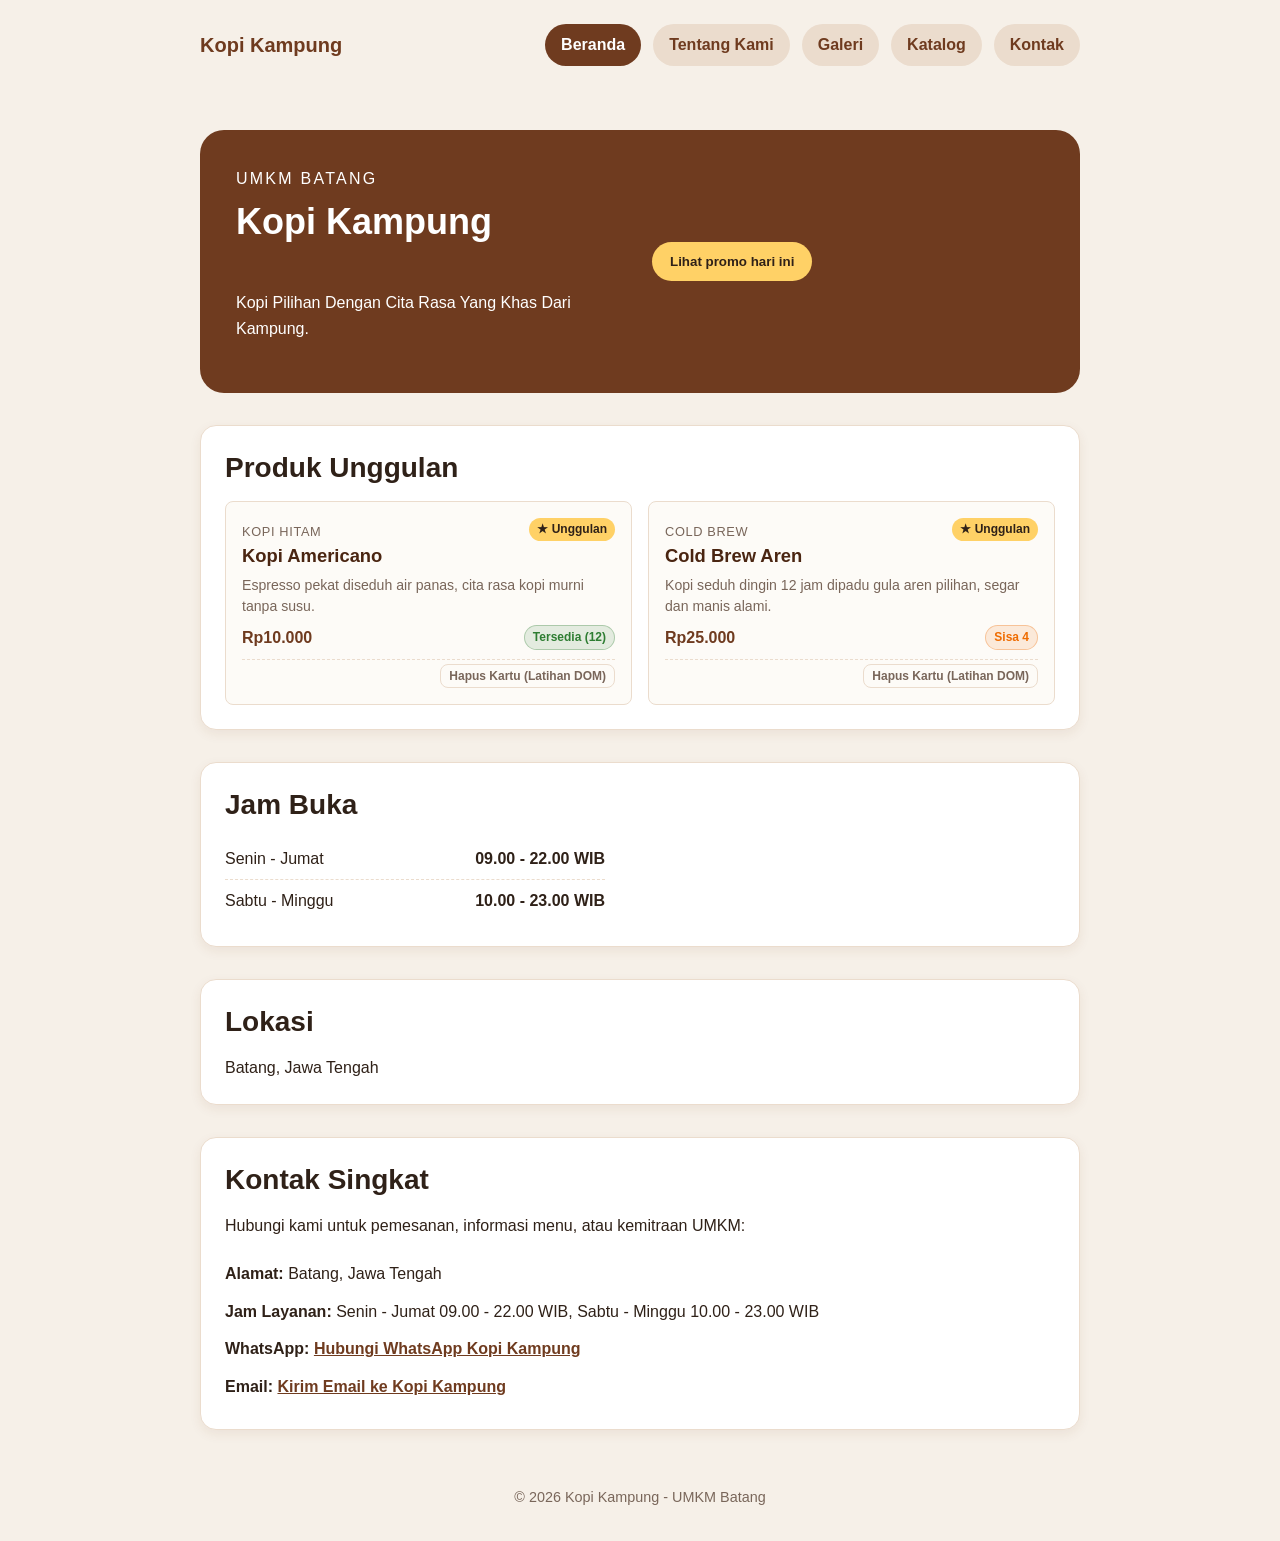
<file: index.html>
<!doctype html>
<html lang="id">
  <head>
    <meta charset="utf-8" />
    <meta name="viewport" content="width=device-width, initial-scale=1" />
    <meta name="description" content="Kopi Kampung - UMKM kopi lokal khas Batang, Jawa Tengah. Menikmati cita rasa kopi nusantara berkualitas." />
    <title>Kopi Kampung - Website UMKM</title>
    <link rel="stylesheet" href="css/style.css" />
  </head>

  <body>
    <header class="site-header">
      <a href="index.html" class="brand">Kopi Kampung</a>
      <button
        type="button"
        class="nav-toggle"
        aria-expanded="false"
        aria-controls="nav-menu"
        aria-label="Buka menu navigasi"
      >
        <span class="hamburger-bar"></span>
        <span class="hamburger-bar"></span>
        <span class="hamburger-bar"></span>
      </button>
      <nav id="nav-menu" class="nav-container" aria-label="Navigasi Utama">
        <ul class="nav-list">
          <li><a href="index.html" aria-current="page">Beranda</a></li>
          <li><a href="tentang.html">Tentang Kami</a></li>
          <li><a href="galeri.html">Galeri</a></li>
          <li><a href="produk.html">Katalog</a></li>
          <li><a href="kontak.html">Kontak</a></li>
        </ul>
      </nav>
    </header>

    <main class="page">

      <section class="hero hero-grid">
        <div class="hero-content">
          <p class="eyebrow">UMKM Batang</p>
          <h1>Kopi Kampung</h1>
          <p>
            Kopi Pilihan Dengan Cita Rasa Yang Khas Dari Kampung.
          </p>
        </div>

        <div class="hero-action">
          <button id="promoButton" type="button" aria-live="polite">
            Lihat promo hari ini
          </button>
        </div>
      </section>

      <section class="box" aria-labelledby="produk-title">
        <h2 id="produk-title">Produk Unggulan</h2>

        <div id="produk-dinamis" class="products">
          <article class="product-item">
            <h3>Kopi Americano</h3>
            <p>Rp10.000</p>
          </article>

          <article class="product-item">
            <h3>Cold Brew Aren</h3>
            <p>Rp25.000</p>
          </article>

          <article class="product-item">
            <h3>Kopi Susu</h3>
            <p>Rp15.000</p>
          </article>
        </div>
      </section>

      <section class="box" aria-labelledby="jam-buka-title">
        <h2 id="jam-buka-title">Jam Buka</h2>

        <ul class="schedule">
          <li>
            <span class="day">Senin - Jumat</span>
            <span class="time">09.00 - 22.00 WIB</span>
          </li>
          <li>
            <span class="day">Sabtu - Minggu</span>
            <span class="time">10.00 - 23.00 WIB</span>
          </li>
        </ul>
      </section>

      <section class="box" aria-labelledby="lokasi-title">
        <h2 id="lokasi-title">Lokasi</h2>
        <p>Batang, Jawa Tengah</p>
      </section>

      <section id="kontak" class="box" aria-labelledby="kontak-title">
        <h2 id="kontak-title">Kontak Singkat</h2>
        <p>
          Hubungi kami untuk pemesanan, informasi menu, atau kemitraan UMKM:
        </p>
        <ul class="contact-list">
          <li>
            <strong>Alamat:</strong> Batang, Jawa Tengah
          </li>
          <li>
            <strong>Jam Layanan:</strong> Senin - Jumat 09.00 - 22.00 WIB, Sabtu - Minggu 10.00 - 23.00 WIB
          </li>
          <li>
            <strong>WhatsApp:</strong>
            <a href="https://wa.me/6281234567890" target="_blank" rel="noopener noreferrer">Hubungi WhatsApp Kopi Kampung</a>
          </li>
          <li>
            <strong>Email:</strong>
            <a href="mailto:kontak@kopikampung.com">Kirim Email ke Kopi Kampung</a>
          </li>
        </ul>
      </section>

    </main>

    <footer class="site-footer">
      <p>&copy; 2026 Kopi Kampung - UMKM Batang</p>
    </footer>

    <script src="js/script.js" defer></script>
    <script src="js/app.js" defer></script>
  </body>
</html>
</file>
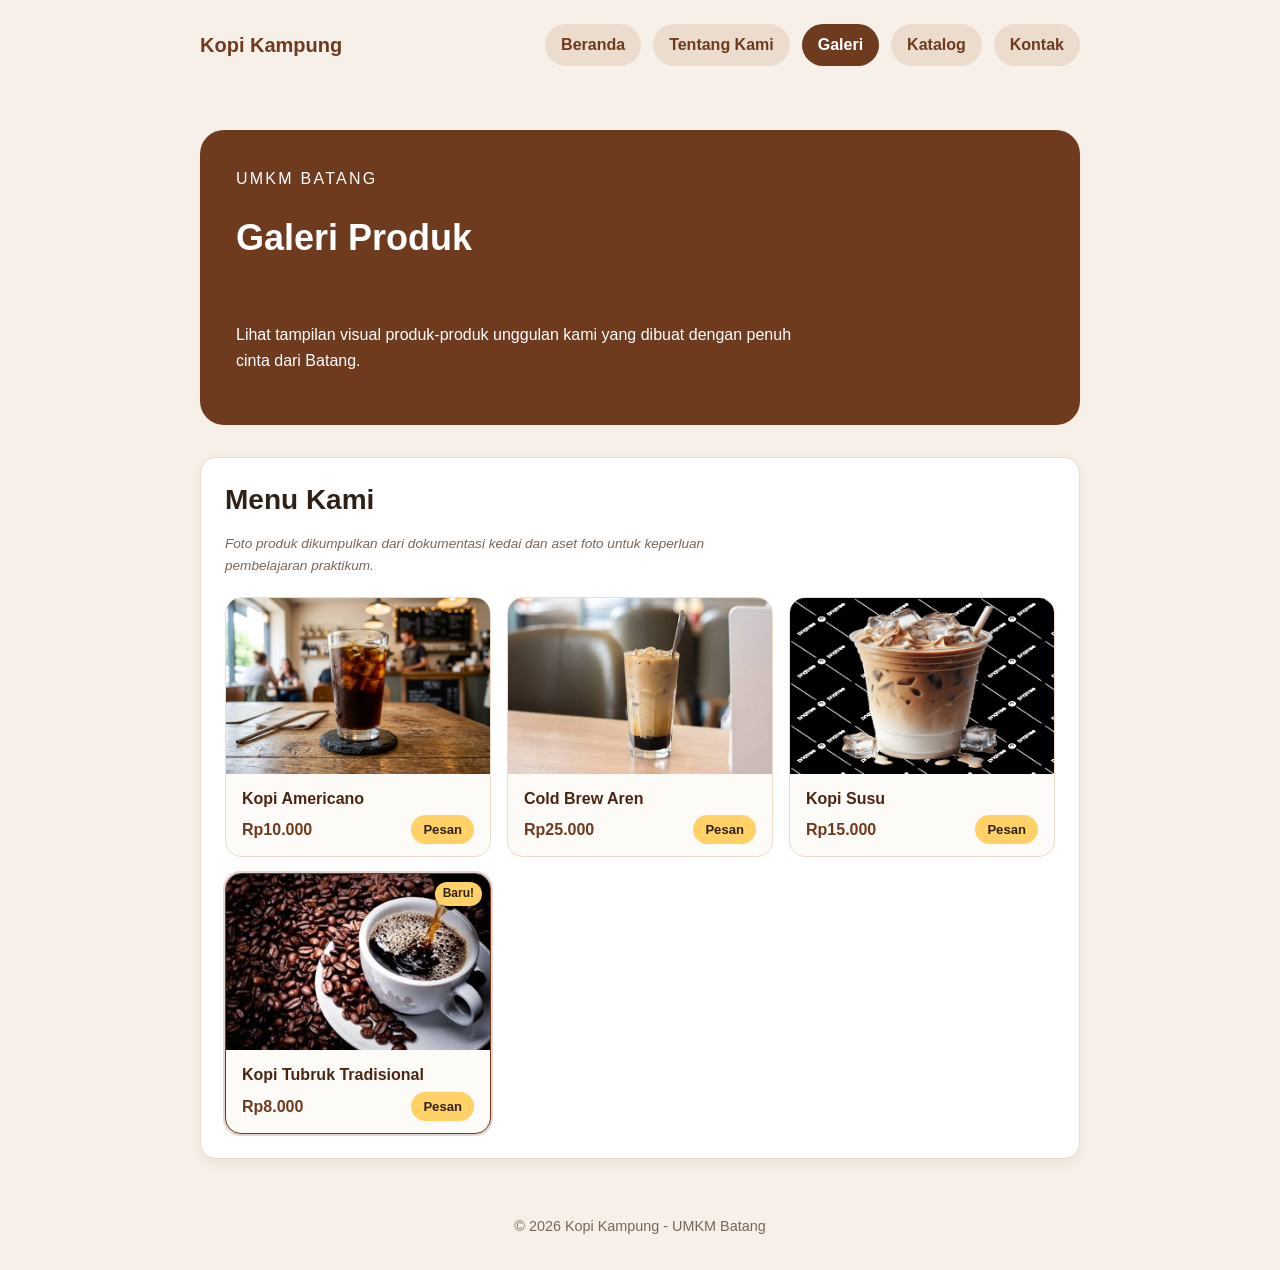
<file: galeri.html>
<!doctype html>
<html lang="id">
  <head>
    <meta charset="utf-8" />
    <meta name="viewport" content="width=device-width, initial-scale=1" />
    <meta name="description" content="Galeri produk visual Kopi Kampung - Menampilkan menu kopi americano, cold brew aren, kopi susu, dan kopi tubruk." />
    <title>Galeri Produk - Kopi Kampung</title>
    <link rel="stylesheet" href="css/style.css" />
    <script src="js/app.js" defer></script>
  </head>

  <body>
    <header class="site-header">
      <a href="index.html" class="brand">Kopi Kampung</a>
      <button
        type="button"
        class="nav-toggle"
        aria-expanded="false"
        aria-controls="nav-menu"
        aria-label="Buka menu navigasi"
      >
        <span class="hamburger-bar"></span>
        <span class="hamburger-bar"></span>
        <span class="hamburger-bar"></span>
      </button>
      <nav id="nav-menu" class="nav-container" aria-label="Navigasi Utama">
        <ul class="nav-list">
          <li><a href="index.html">Beranda</a></li>
          <li><a href="tentang.html">Tentang Kami</a></li>
          <li><a href="galeri.html" aria-current="page">Galeri</a></li>
          <li><a href="produk.html">Katalog</a></li>
          <li><a href="kontak.html">Kontak</a></li>
        </ul>
      </nav>
    </header>

    <main class="page">

      <section class="hero">
        <p class="eyebrow">UMKM Batang</p>
        <h1>Galeri Produk</h1>
        <p>Lihat tampilan visual produk-produk unggulan kami yang dibuat dengan penuh cinta dari Batang.</p>
      </section>

      <section class="box" aria-labelledby="galeri-title">
        <h2 id="galeri-title">Menu Kami</h2>
        <p class="galeri-note">
          Foto produk dikumpulkan dari dokumentasi kedai dan aset foto untuk keperluan pembelajaran praktikum.
        </p>

        <div class="galeri-grid">

          <!-- Produk 1: Kopi Americano -->
          <figure class="galeri-item">
            <img
              src="asset/americano.jpg"
              alt="Segelas es kopi americano cokelat pekat dengan es batu dan sedotan bening di atas tatakan gelap"
              class="galeri-img"
              width="600"
              height="400"
            />
            <figcaption>
              <strong>Kopi Americano</strong>
              <div class="galeri-meta">
                <span class="galeri-harga">Rp10.000</span>
                <a href="kontak.html" class="btn-pesan" aria-label="Pesan Kopi Americano">Pesan</a>
              </div>
            </figcaption>
          </figure>

          <!-- Produk 2: Cold Brew Aren -->
          <figure class="galeri-item">
            <img
              src="asset/cold-brew-aren.jpg"
              alt="Gelas tinggi berisi cold brew aren berlapis gula aren hitam di dasar, susu di atasnya, dengan sendok dan es batu"
              class="galeri-img"
              width="600"
              height="400"
            />
            <figcaption>
              <strong>Cold Brew Aren</strong>
              <div class="galeri-meta">
                <span class="galeri-harga">Rp25.000</span>
                <a href="kontak.html" class="btn-pesan" aria-label="Pesan Cold Brew Aren">Pesan</a>
              </div>
            </figcaption>
          </figure>

          <!-- Produk 3: Kopi Susu -->
          <figure class="galeri-item">
            <img
              src="asset/kopi-susu.jpg"
              alt="Gelas plastik kopi susu dingin dengan es batu bertumpuk dan sedotan putih, gradasi warna coklat ke putih susu"
              class="galeri-img"
              width="600"
              height="400"
            />
            <figcaption>
              <strong>Kopi Susu</strong>
              <div class="galeri-meta">
                <span class="galeri-harga">Rp15.000</span>
                <a href="kontak.html" class="btn-pesan" aria-label="Pesan Kopi Susu">Pesan</a>
              </div>
            </figcaption>
          </figure>

          <!-- Produk 4 (BARU): Kopi Tubruk Tradisional -->
          <figure class="galeri-item galeri-item--baru">
            <img
              src="asset/kopi-tubruk.jpg"
              srcset="asset/kopi-tubruk-320.jpg 320w,
                      asset/kopi-tubruk-640.jpg 640w"
              sizes="(max-width: 600px) calc(100vw - 72px), (max-width: 920px) 50vw, 300px"
              alt="Kopi hitam dituang ke cangkir putih di atas tatakan, dikelilingi biji kopi sangrai"
              class="galeri-img"
              width="600"
              height="400"
            />
            <figcaption>
              <strong>Kopi Tubruk Tradisional</strong>
              <div class="galeri-meta">
                <span class="galeri-harga">Rp8.000</span>
                <a href="kontak.html" class="btn-pesan" aria-label="Pesan Kopi Tubruk Tradisional">Pesan</a>
              </div>
              <span class="galeri-label-baru">Baru!</span>
            </figcaption>
          </figure>

        </div>
      </section>

    </main>

    <footer class="site-footer">
      <p>&copy; 2026 Kopi Kampung - UMKM Batang</p>
    </footer>
  </body>
</html>
</file>
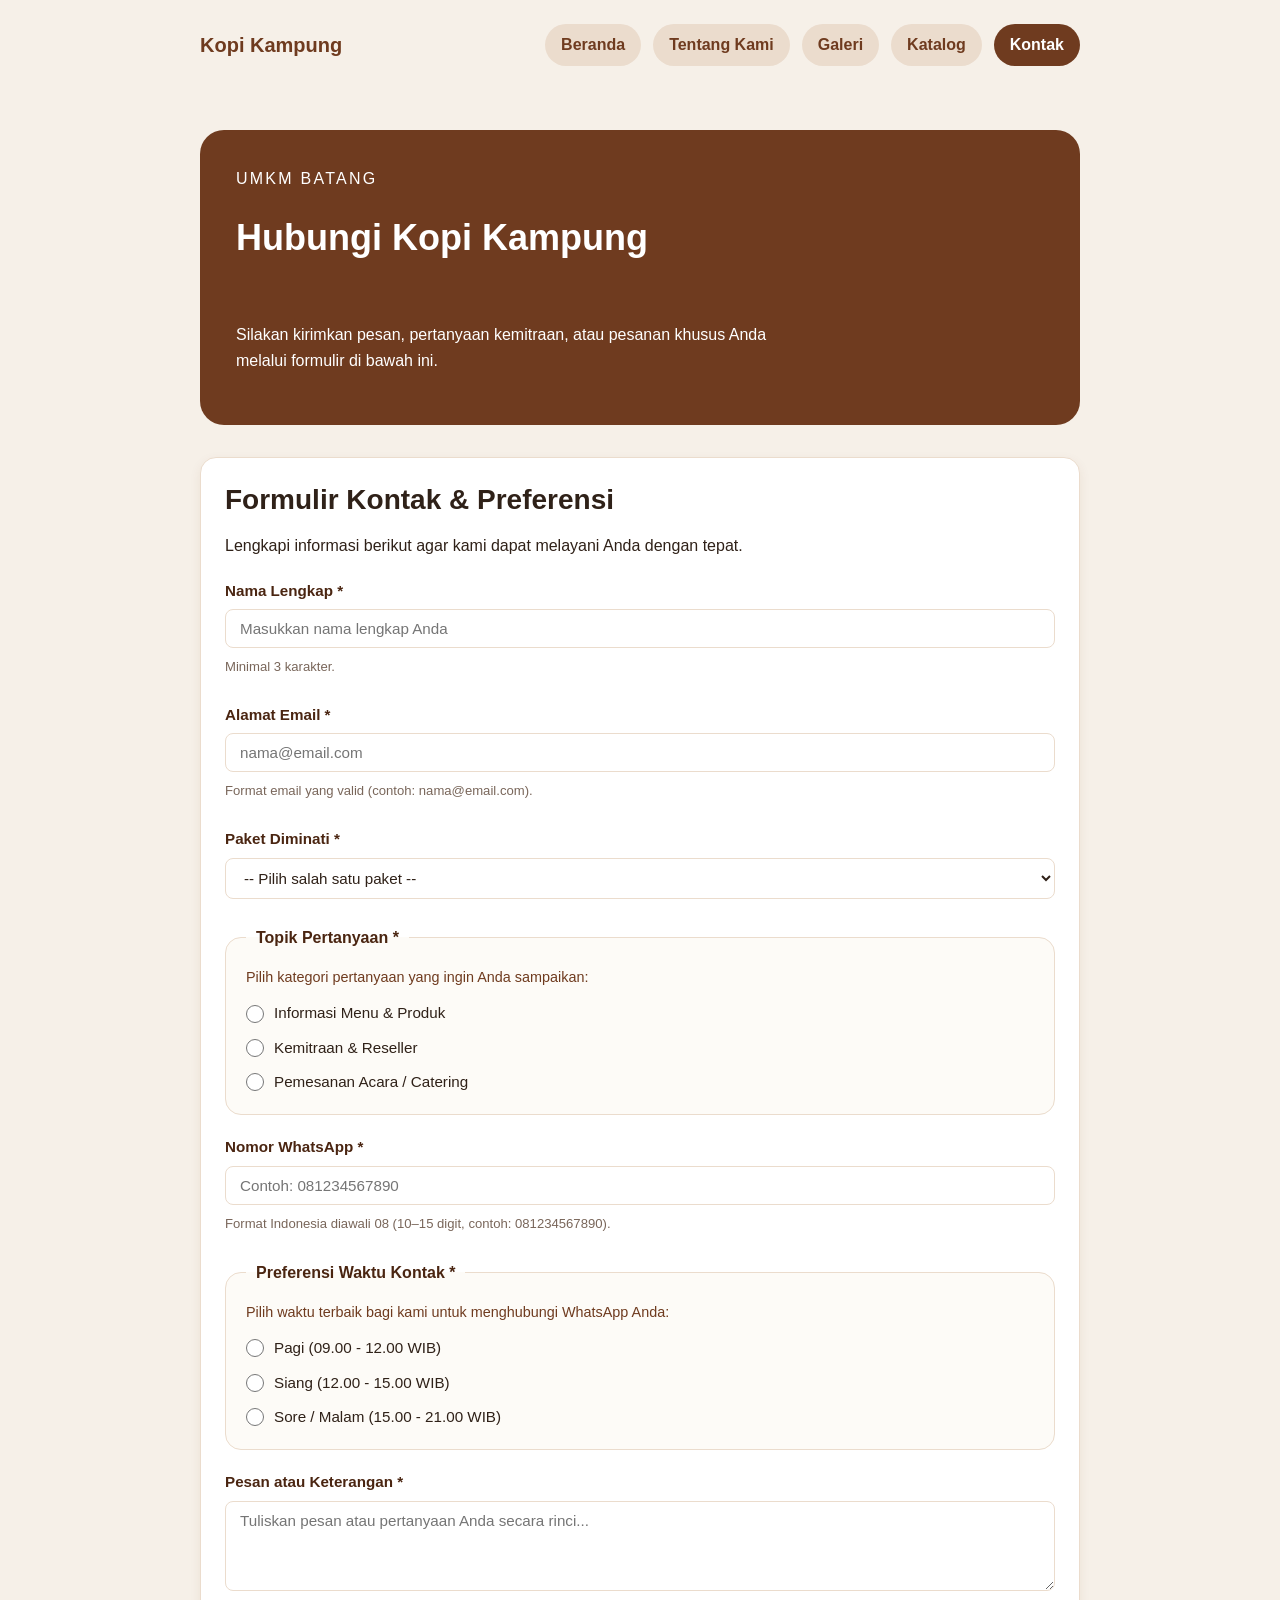
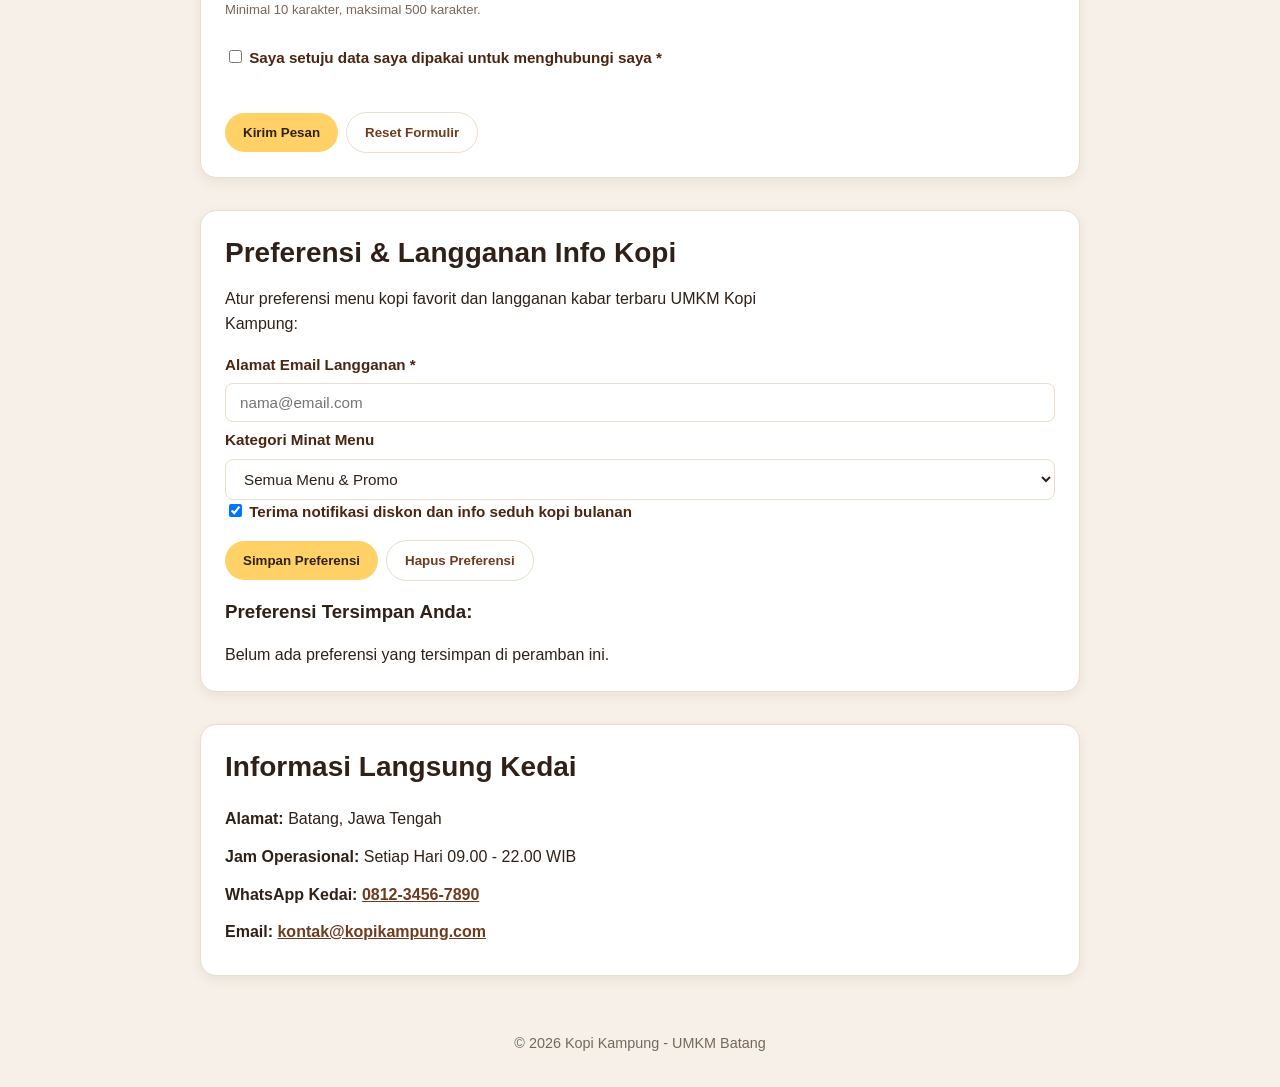
<file: kontak.html>
<!doctype html>
<html lang="id">
  <head>
    <meta charset="utf-8" />
    <meta name="viewport" content="width=device-width, initial-scale=1" />
    <meta name="description" content="Formulir kontak dan preferensi Kopi Kampung UMKM Batang. Hubungi kami untuk informasi menu, paket kopi, dan kemitraan." />
    <title>Kontak Kami - Kopi Kampung</title>
    <link rel="stylesheet" href="css/style.css" />
    <script src="js/form.js" defer></script>
    <script src="js/newsletter.js" defer></script>
    <script src="js/app.js" defer></script>
  </head>

  <body>
    <header class="site-header">
      <a href="index.html" class="brand">Kopi Kampung</a>
      <button
        type="button"
        class="nav-toggle"
        aria-expanded="false"
        aria-controls="nav-menu"
        aria-label="Buka menu navigasi"
      >
        <span class="hamburger-bar"></span>
        <span class="hamburger-bar"></span>
        <span class="hamburger-bar"></span>
      </button>
      <nav id="nav-menu" class="nav-container" aria-label="Navigasi Utama">
        <ul class="nav-list">
          <li><a href="index.html">Beranda</a></li>
          <li><a href="tentang.html">Tentang Kami</a></li>
          <li><a href="galeri.html">Galeri</a></li>
          <li><a href="produk.html">Katalog</a></li>
          <li><a href="kontak.html" aria-current="page">Kontak</a></li>
        </ul>
      </nav>
    </header>

    <main class="page">
      <section class="hero">
        <p class="eyebrow">UMKM Batang</p>
        <h1>Hubungi Kopi Kampung</h1>
        <p>
          Silakan kirimkan pesan, pertanyaan kemitraan, atau pesanan khusus Anda melalui formulir di bawah ini.
        </p>
      </section>

      <section class="box" aria-labelledby="form-title">
        <h2 id="form-title">Formulir Kontak &amp; Preferensi</h2>
        <p>Lengkapi informasi berikut agar kami dapat melayani Anda dengan tepat.</p>

        <!-- Container Status Sukses / Error untuk Aksesibilitas Form -->
        <div id="formStatus" class="form-status" role="status" aria-live="polite" tabindex="-1"></div>

        <form id="contactForm" class="contact-form" novalidate>
          <!-- Field 1: Nama Lengkap -->
          <div class="form-group">
            <label for="nama">Nama Lengkap <span aria-hidden="true">*</span></label>
            <input
              type="text"
              id="nama"
              name="nama"
              placeholder="Masukkan nama lengkap Anda"
              minlength="3"
              maxlength="50"
              autocomplete="name"
              required
              aria-required="true"
              aria-describedby="nama-error nama-hint"
            />
            <small id="nama-hint" class="field-hint">Minimal 3 karakter.</small>
            <span id="nama-error" class="error-message" role="alert"></span>
          </div>

          <!-- Field 2: Alamat Email -->
          <div class="form-group">
            <label for="email">Alamat Email <span aria-hidden="true">*</span></label>
            <input
              type="email"
              id="email"
              name="email"
              placeholder="nama@email.com"
              autocomplete="email"
              required
              aria-required="true"
              aria-describedby="email-error email-hint"
            />
            <small id="email-hint" class="field-hint">Format email yang valid (contoh: nama@email.com).</small>
            <span id="email-error" class="error-message" role="alert"></span>
          </div>

          <!-- Field 3: Paket Diminati (Select Dropdown) -->
          <div class="form-group">
            <label for="paket">Paket Diminati <span aria-hidden="true">*</span></label>
            <select id="paket" name="paket" required aria-required="true" aria-describedby="paket-error">
              <option value="" disabled selected>-- Pilih salah satu paket --</option>
              <option value="Paket Biji Kopi Sangrai">Paket Biji Kopi Sangrai (250g / 500g)</option>
              <option value="Paket Kopi Siap Minum">Paket Kopi Siap Minum (Botol 1 Liter)</option>
              <option value="Paket Kemitraan UMKM">Paket Kemitraan Reseller / UMKM</option>
              <option value="Paket Konsultasi Barista">Paket Konsultasi / Pelatihan Seduh</option>
            </select>
            <span id="paket-error" class="error-message" role="alert"></span>
          </div>

          <!-- Field 4: Topik Pertanyaan (Radio Group) -->
          <fieldset class="form-fieldset" id="fieldsetTopik" aria-required="true" aria-describedby="topik-error">
            <legend>Topik Pertanyaan <span aria-hidden="true">*</span></legend>
            <p class="fieldset-desc">Pilih kategori pertanyaan yang ingin Anda sampaikan:</p>

            <div class="radio-group">
              <div class="radio-item">
                <input
                  type="radio"
                  id="topikMenu"
                  name="topik"
                  value="Informasi Menu & Produk"
                  required
                />
                <label for="topikMenu">Informasi Menu &amp; Produk</label>
              </div>

              <div class="radio-item">
                <input
                  type="radio"
                  id="topikKemitraan"
                  name="topik"
                  value="Kemitraan & Reseller"
                  required
                />
                <label for="topikKemitraan">Kemitraan &amp; Reseller</label>
              </div>

              <div class="radio-item">
                <input
                  type="radio"
                  id="topikEvent"
                  name="topik"
                  value="Pemesanan Acara / Catering"
                  required
                />
                <label for="topikEvent">Pemesanan Acara / Catering</label>
              </div>
            </div>
            <span id="topik-error" class="error-message" role="alert" aria-live="polite"></span>
          </fieldset>

          <!-- Field 5: Nomor WhatsApp -->
          <div class="form-group">
            <label for="whatsapp">Nomor WhatsApp <span aria-hidden="true">*</span></label>
            <input
              type="tel"
              id="whatsapp"
              name="whatsapp"
              placeholder="Contoh: 081234567890"
              pattern="^08[0-9]{8,13}$"
              autocomplete="tel"
              required
              aria-required="true"
              aria-describedby="whatsapp-error whatsapp-hint"
            />
            <small id="whatsapp-hint" class="field-hint">Format Indonesia diawali 08 (10–15 digit, contoh: 081234567890).</small>
            <span id="whatsapp-error" class="error-message" role="alert" aria-live="polite"></span>
          </div>

          <!-- Field 6: Preferensi Waktu Kontak (Radio Group) -->
          <fieldset class="form-fieldset" id="fieldsetWaktu" aria-required="true" aria-describedby="waktuKontak-error">
            <legend>Preferensi Waktu Kontak <span aria-hidden="true">*</span></legend>
            <p class="fieldset-desc">Pilih waktu terbaik bagi kami untuk menghubungi WhatsApp Anda:</p>

            <div class="radio-group">
              <div class="radio-item">
                <input
                  type="radio"
                  id="waktuPagi"
                  name="waktuKontak"
                  value="Pagi (09.00 - 12.00 WIB)"
                  required
                />
                <label for="waktuPagi">Pagi (09.00 - 12.00 WIB)</label>
              </div>

              <div class="radio-item">
                <input
                  type="radio"
                  id="waktuSiang"
                  name="waktuKontak"
                  value="Siang (12.00 - 15.00 WIB)"
                  required
                />
                <label for="waktuSiang">Siang (12.00 - 15.00 WIB)</label>
              </div>

              <div class="radio-item">
                <input
                  type="radio"
                  id="waktuSore"
                  name="waktuKontak"
                  value="Sore / Malam (15.00 - 21.00 WIB)"
                  required
                />
                <label for="waktuSore">Sore / Malam (15.00 - 21.00 WIB)</label>
              </div>
            </div>
            <span id="waktuKontak-error" class="error-message" role="alert"></span>
          </fieldset>

          <!-- Field 7: Pesan atau Keterangan -->
          <div class="form-group">
            <label for="pesan">Pesan atau Keterangan <span aria-hidden="true">*</span></label>
            <textarea
              id="pesan"
              name="pesan"
              rows="4"
              placeholder="Tuliskan pesan atau pertanyaan Anda secara rinci..."
              minlength="10"
              maxlength="500"
              required
              aria-required="true"
              aria-describedby="pesan-error pesan-hint"
            ></textarea>
            <small id="pesan-hint" class="field-hint">Minimal 10 karakter, maksimal 500 karakter.</small>
            <span id="pesan-error" class="error-message" role="alert"></span>
          </div>

          <!-- Field 8: Persetujuan (Checkbox Required) -->
          <div class="form-group checkbox-group">
            <label class="checkbox-label" for="setuju">
              <input type="checkbox" id="setuju" name="setuju" required aria-required="true" aria-describedby="setuju-error" />
              Saya setuju data saya dipakai untuk menghubungi saya <span aria-hidden="true">*</span>
            </label>
            <span id="setuju-error" class="error-message" role="alert"></span>
          </div>

          <!-- Tombol Aksi Formulir -->
          <div class="form-actions">
            <button type="submit" id="submitBtn">Kirim Pesan</button>
            <button type="reset" id="resetBtn" class="btn-secondary">Reset Formulir</button>
          </div>
        </form>

        <!-- Area Preview Ringan JavaScript -->
        <div id="previewBox" class="preview-box" aria-live="polite" style="display: none;">
          <h3>Ringkasan Pesan (Preview)</h3>
          <p>Terima kasih! Berikut ringkasan data yang Anda masukkan:</p>
          <dl class="preview-list">
            <dt>Nama Lengkap:</dt>
            <dd id="previewNama">-</dd>

            <dt>Alamat Email:</dt>
            <dd id="previewEmail">-</dd>

            <dt>Paket Diminati:</dt>
            <dd id="previewPaket">-</dd>

            <dt>Topik Pertanyaan:</dt>
            <dd id="previewTopik">-</dd>

            <dt>Nomor WhatsApp:</dt>
            <dd id="previewWhatsapp">-</dd>

            <dt>Preferensi Waktu Kontak:</dt>
            <dd id="previewWaktu">-</dd>

            <dt>Pesan:</dt>
            <dd id="previewPesan">-</dd>
          </dl>
        </div>
      </section>

      <!-- Section P12: Preferensi Pengunjung & Newsletter Ringan (localStorage) -->
      <section class="box preference-panel" aria-labelledby="newsletter-title">
        <h2 id="newsletter-title">Preferensi &amp; Langganan Info Kopi</h2>
        <p>Atur preferensi menu kopi favorit dan langganan kabar terbaru UMKM Kopi Kampung:</p>

        <form id="newsletterForm" class="newsletter-form" novalidate>
          <div id="newsletterStatus" class="form-status" role="status" aria-live="polite" tabindex="-1"></div>

          <div class="form-group">
            <label for="newsletterEmail">Alamat Email Langganan <span aria-hidden="true">*</span></label>
            <input
              type="email"
              id="newsletterEmail"
              name="newsletterEmail"
              placeholder="nama@email.com"
              required
              aria-required="true"
              aria-describedby="newsletterEmail-error"
            />
            <span id="newsletterEmail-error" class="error-message" role="alert"></span>
          </div>

          <div class="form-group">
            <label for="preferensiKategori">Kategori Minat Menu</label>
            <select id="preferensiKategori" name="preferensiKategori">
              <option value="Semua Menu">Semua Menu &amp; Promo</option>
              <option value="Kopi Hitam">Kopi Hitam Tradisional</option>
              <option value="Cold Brew">Cold Brew Aren</option>
              <option value="Kopi Susu">Kopi Susu Segar</option>
              <option value="Biji Kopi">Biji Kopi Sangrai (Beans)</option>
            </select>
          </div>

          <div class="form-group checkbox-group">
            <label class="checkbox-label" for="langgananPromo">
              <input type="checkbox" id="langgananPromo" name="langgananPromo" checked />
              Terima notifikasi diskon dan info seduh kopi bulanan
            </label>
          </div>

          <div class="form-actions">
            <button type="submit" id="simpanPreferensiBtn">Simpan Preferensi</button>
            <button type="button" id="hapusPreferensiBtn" class="btn-secondary">Hapus Preferensi</button>
          </div>
        </form>

        <div id="savedPreferenceDisplay" class="saved-preference-box" aria-live="polite">
          <h3>Preferensi Tersimpan Anda:</h3>
          <p id="savedPreferenceContent" class="saved-preference-content">Belum ada preferensi yang tersimpan di peramban ini.</p>
        </div>
      </section>

      <!-- Informasi Kontak Alternatif -->
      <section class="box" aria-labelledby="kontak-langsung-title">
        <h2 id="kontak-langsung-title">Informasi Langsung Kedai</h2>
        <ul class="contact-list">
          <li><strong>Alamat:</strong> Batang, Jawa Tengah</li>
          <li><strong>Jam Operasional:</strong> Setiap Hari 09.00 - 22.00 WIB</li>
          <li>
            <strong>WhatsApp Kedai:</strong>
            <a href="https://wa.me/6281234567890" target="_blank" rel="noopener noreferrer">0812-3456-7890</a>
          </li>
          <li>
            <strong>Email:</strong>
            <a href="mailto:kontak@kopikampung.com">kontak@kopikampung.com</a>
          </li>
        </ul>
      </section>
    </main>

    <footer class="site-footer">
      <p>&copy; 2026 Kopi Kampung - UMKM Batang</p>
    </footer>
  </body>
</html>
</file>
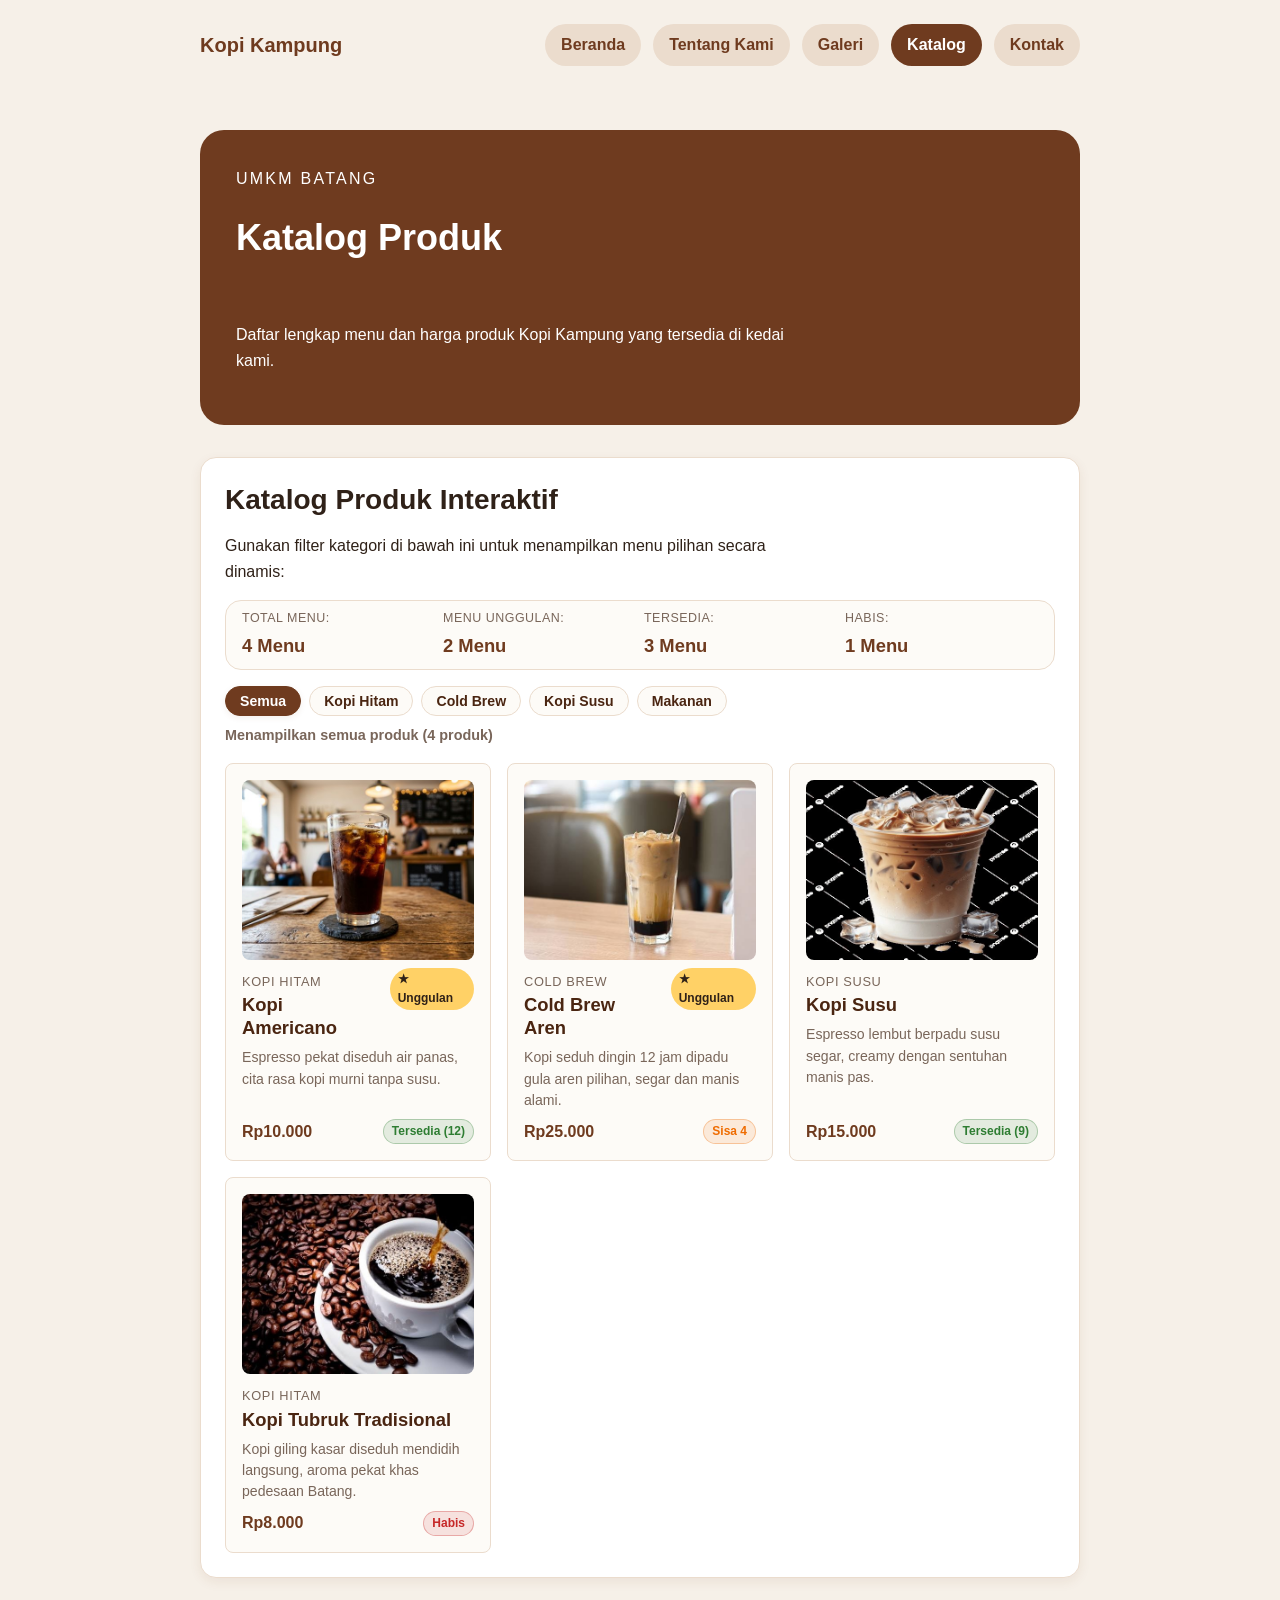
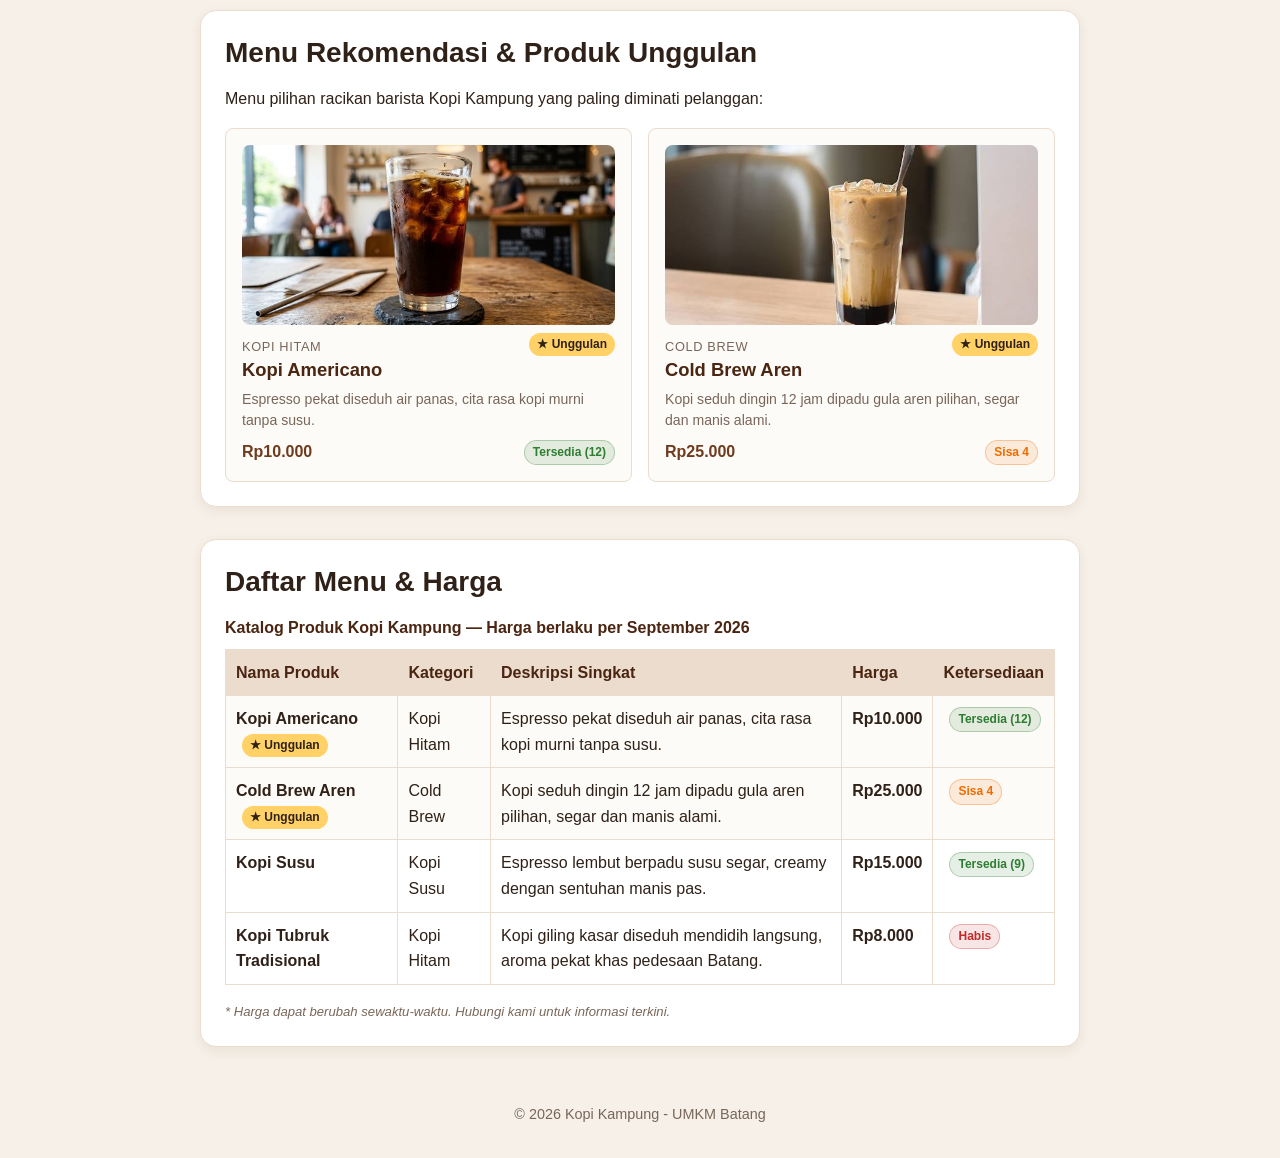
<file: produk.html>
<!doctype html>
<html lang="id">
  <head>
    <meta charset="utf-8" />
    <meta name="viewport" content="width=device-width, initial-scale=1" />
    <meta name="description" content="Katalog menu dan harga lengkap Kopi Kampung Batang - Tabel daftar harga kopi hitam, cold brew, dan kopi susu." />
    <title>Katalog Produk - Kopi Kampung</title>
    <link rel="stylesheet" href="css/style.css" />
    <script type="module" src="js/catalog-api.js"></script>
  </head>

  <body>
    <header class="site-header">
      <a href="index.html" class="brand">Kopi Kampung</a>
      <button
        type="button"
        class="nav-toggle"
        aria-expanded="false"
        aria-controls="nav-menu"
        aria-label="Buka menu navigasi"
      >
        <span class="hamburger-bar"></span>
        <span class="hamburger-bar"></span>
        <span class="hamburger-bar"></span>
      </button>
      <nav id="nav-menu" class="nav-container" aria-label="Navigasi Utama">
        <ul class="nav-list">
          <li><a href="index.html">Beranda</a></li>
          <li><a href="tentang.html">Tentang Kami</a></li>
          <li><a href="galeri.html">Galeri</a></li>
          <li><a href="produk.html" aria-current="page">Katalog</a></li>
          <li><a href="kontak.html">Kontak</a></li>
        </ul>
      </nav>
    </header>

    <main class="page">

      <section class="hero">
        <p class="eyebrow">UMKM Batang</p>
        <h1>Katalog Produk</h1>
        <p>Daftar lengkap menu dan harga produk Kopi Kampung yang tersedia di kedai kami.</p>
      </section>

      <!-- Section Katalog Produk Interaktif -->
      <section class="box" aria-labelledby="katalog-interaktif-title">
        <h2 id="katalog-interaktif-title">Katalog Produk Interaktif</h2>
        <p>Gunakan filter kategori di bawah ini untuk menampilkan menu pilihan secara dinamis:</p>

        <!-- Area Ringkasan Statistik Produk (E04) -->
        <div id="ringkasan-katalog" class="ringkasan-katalog" aria-live="polite">
          <div class="ringkasan-item">
            <span class="ringkasan-label">Total Menu:</span>
            <strong id="ringkasan-total">-</strong>
          </div>
          <div class="ringkasan-item">
            <span class="ringkasan-label">Menu Unggulan:</span>
            <strong id="ringkasan-unggulan">-</strong>
          </div>
          <div class="ringkasan-item">
            <span class="ringkasan-label">Tersedia:</span>
            <strong id="ringkasan-tersedia">-</strong>
          </div>
          <div class="ringkasan-item">
            <span class="ringkasan-label">Habis:</span>
            <strong id="ringkasan-habis">-</strong>
          </div>
        </div>

        <!-- Tombol Filter Kategori -->
        <div class="filter-container" role="group" aria-label="Filter Kategori Produk">
          <button type="button" class="btn-filter is-active" data-filter="semua">Semua</button>
          <button type="button" class="btn-filter" data-filter="Kopi Hitam">Kopi Hitam</button>
          <button type="button" class="btn-filter" data-filter="Cold Brew">Cold Brew</button>
          <button type="button" class="btn-filter" data-filter="Kopi Susu">Kopi Susu</button>
          <button type="button" class="btn-filter" data-filter="Makanan">Makanan</button>
        </div>

        
        <p id="status-katalog" class="status-katalog" aria-live="polite">
          Menampilkan semua produk (4 produk)
        </p>

        
        <div id="produk-grid" class="products-grid"></div>
      </section>

      <!-- Section Produk Unggulan Rekomendasi (E04) -->
      <section class="box" aria-labelledby="unggulan-title">
        <h2 id="unggulan-title">Menu Rekomendasi &amp; Produk Unggulan</h2>
        <p>Menu pilihan racikan barista Kopi Kampung yang paling diminati pelanggan:</p>
        <div id="produk-unggulan" class="products-grid"></div>
      </section>

      <section class="box" aria-labelledby="katalog-title">
        <h2 id="katalog-title">Daftar Menu &amp; Harga</h2>

        <div class="tabel-wrapper" role="region" aria-label="Tabel katalog, dapat digeser" tabindex="0">
          <table class="tabel-katalog">
            <caption>Katalog Produk Kopi Kampung — Harga berlaku per September 2026</caption>

            <thead>
              <tr>
                <th scope="col">Nama Produk</th>
                <th scope="col">Kategori</th>
                <th scope="col">Deskripsi Singkat</th>
                <th scope="col">Harga</th>
                <th scope="col">Ketersediaan</th>
              </tr>
            </thead>

            <tbody id="tabel-produk-body">
              <tr>
                <th scope="row">Kopi Americano</th>
                <td>Kopi Hitam</td>
                <td>Espresso pekat diseduh dengan air panas, rasa kopi murni tanpa susu</td>
                <td>Rp10.000</td>
                <td><span class="badge badge-tersedia">Tersedia (12)</span></td>
              </tr>

              <tr>
                <th scope="row">Cold Brew Aren</th>
                <td>Cold Brew</td>
                <td>Kopi seduh dingin 12 jam dipadukan gula aren pilihan, segar dan manis alami</td>
                <td>Rp25.000</td>
                <td><span class="badge badge-terbatas">Sisa 4</span></td>
              </tr>

              <tr>
                <th scope="row">Kopi Susu</th>
                <td>Kopi Susu</td>
                <td>Espresso lembut berpadu susu segar, creamy dengan sentuhan manis</td>
                <td>Rp15.000</td>
                <td><span class="badge badge-tersedia">Tersedia (9)</span></td>
              </tr>

              <!-- Baris baru: Kopi Tubruk Tradisional -->
              <tr class="baris-baru">
                <th scope="row">Kopi Tubruk Tradisional</th>
                <td>Kopi Hitam</td>
                <td>Kopi bubuk diseduh langsung dengan air mendidih, cara tradisional khas Jawa Tengah</td>
                <td>Rp8.000</td>
                <td><span class="badge badge-habis">Habis</span></td>
              </tr>
            </tbody>
          </table>
        </div>

        <p class="tabel-catatan">
          * Harga dapat berubah sewaktu-waktu. Hubungi kami untuk informasi terkini.
        </p>
      </section>

    </main>

    <footer class="site-footer">
      <p>&copy; 2026 Kopi Kampung - UMKM Batang</p>
    </footer>
  </body>
</html>
</file>
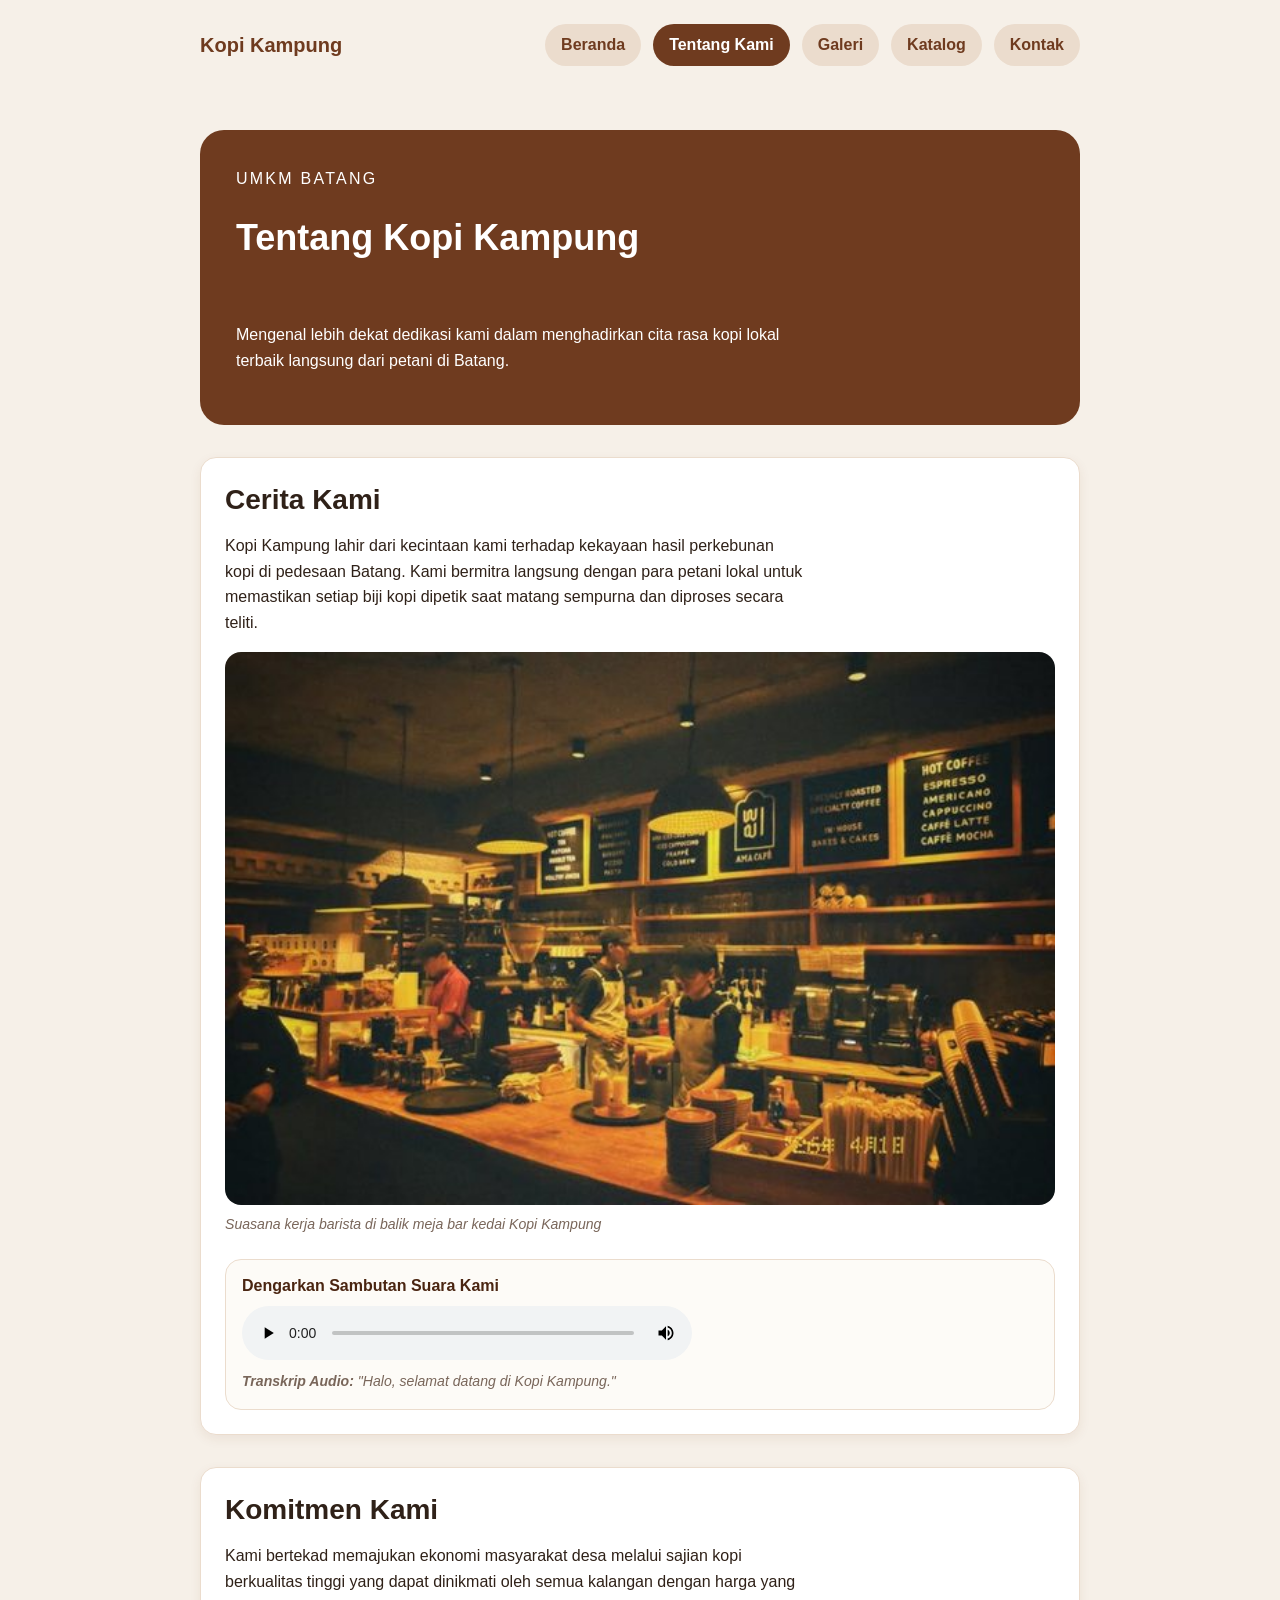
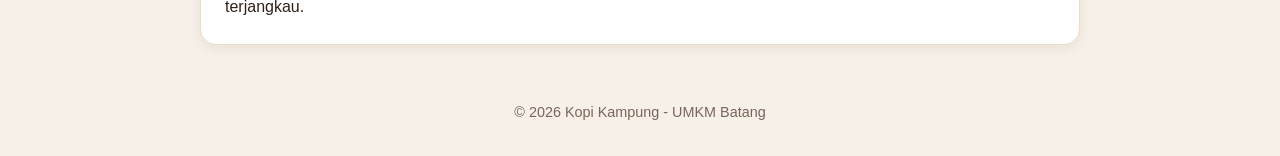
<file: tentang.html>
<!doctype html>
<html lang="id">
  <head>
    <meta charset="utf-8" />
    <meta name="viewport" content="width=device-width, initial-scale=1" />
    <meta name="description" content="Tentang Kopi Kampung - Dedikasi kami dalam menghadirkan cita rasa kopi lokal terbaik langsung dari petani di Batang." />
    <title>Tentang Kami - Kopi Kampung</title>
    <link rel="stylesheet" href="css/style.css" />
    <script src="js/app.js" defer></script>
  </head>

  <body>
    <header class="site-header">
      <a href="index.html" class="brand">Kopi Kampung</a>
      <button
        type="button"
        class="nav-toggle"
        aria-expanded="false"
        aria-controls="nav-menu"
        aria-label="Buka menu navigasi"
      >
        <span class="hamburger-bar"></span>
        <span class="hamburger-bar"></span>
        <span class="hamburger-bar"></span>
      </button>
      <nav id="nav-menu" class="nav-container" aria-label="Navigasi Utama">
        <ul class="nav-list">
          <li><a href="index.html">Beranda</a></li>
          <li><a href="tentang.html" aria-current="page">Tentang Kami</a></li>
          <li><a href="galeri.html">Galeri</a></li>
          <li><a href="produk.html">Katalog</a></li>
          <li><a href="kontak.html">Kontak</a></li>
        </ul>
      </nav>
    </header>

    <main class="page">
      <section class="hero">
        <p class="eyebrow">UMKM Batang</p>
        <h1>Tentang Kopi Kampung</h1>
        <p>
          Mengenal lebih dekat dedikasi kami dalam menghadirkan cita rasa kopi lokal terbaik langsung dari petani di Batang.
        </p>
      </section>

      <section class="box" aria-labelledby="cerita-title">
        <h2 id="cerita-title">Cerita Kami</h2>
        <p>
          Kopi Kampung lahir dari kecintaan kami terhadap kekayaan hasil perkebunan kopi di pedesaan Batang. Kami bermitra langsung dengan para petani lokal untuk memastikan setiap biji kopi dipetik saat matang sempurna dan diproses secara teliti.
        </p>
        <figure class="about-figure">
          <img
            src="asset/pukaya.jpg"
            alt="Barista menyiapkan pesanan kopi di balik meja bar kafe dengan papan menu di dinding belakang"
            class="about-image"
            width="600"
            height="400"
          />
          <figcaption>Suasana kerja barista di balik meja bar kedai Kopi Kampung</figcaption>
        </figure>

        <div class="audio-box">
          <h3>Dengarkan Sambutan Suara Kami</h3>
          <audio controls preload="metadata">
            <source src="asset/audio/cerita-umkm.ogg" type="audio/ogg" />
            Browser Anda tidak mendukung elemen audio.
          </audio>
          <p class="audio-transcript">
            <strong>Transkrip Audio:</strong> "Halo, selamat datang di Kopi Kampung."
          </p>
        </div>
      </section>

      <section class="box" aria-labelledby="komitmen-title">
        <h2 id="komitmen-title">Komitmen Kami</h2>
        <p>
          Kami bertekad memajukan ekonomi masyarakat desa melalui sajian kopi berkualitas tinggi yang dapat dinikmati oleh semua kalangan dengan harga yang terjangkau.
        </p>
      </section>
    </main>

    <footer class="site-footer">
      <p>&copy; 2026 Kopi Kampung - UMKM Batang</p>
    </footer>
  </body>
</html>
</file>
<file: css/style.css>
:root {
  /* ========================================================
     TOKEN IDENTITAS UMKM KOPI KAMPUNG 
     ======================================================== */
  /* Token Warna Berbasis Fungsi (Functional Color Tokens) */
  --color-bg-page: #f6f0e8;         
  --color-surface: #ffffff;         
  --color-surface-card: #fdfbf7;    
  --color-brand-primary: #6f3b1f;   
  --color-brand-dark: #4a2511;      
  --color-accent: #ffd166;          
  --color-accent-hover: #f0c355;   
  --color-text-main: #2f2118;      
  --color-text-muted: #79665a;     
  --color-text-on-accent: #2f2118;
  --color-text-on-primary: #ffffff; 
  --color-border: #ebdccd;          
  --color-focus: #6f3b1f;           
  --color-focus-on-dark: #ffd166;   
  --color-shadow: rgba(111, 59, 31, 0.08);       
  --color-shadow-focus: rgba(111, 59, 31, 0.2);  

  /* Pasangan Token Radius & Spacing */
  --radius-sm: 8px;                 
  --radius-md: 16px;               
  --radius-lg: 24px;               
  --radius-pill: 999px;            

  --spacing-xs: 4px;                
  --spacing-sm: 8px;               
  --spacing-md: 16px;              
  --spacing-lg: 24px;               
  /* Token Tipografi & Aksesibilitas Baca */
  --line-height-base: 1.6;          
  --line-height-heading: 1.25;      
  --measure-text: 65ch;             

/* ========================================================
   VARIASI TEMA: DARK ROAST (TEMA MALAM IDENTITAS UMKM)
   Dapat diaktifkan dengan class .theme-dark atau [data-theme="dark"]
   ======================================================== */
[data-theme="dark"],
.theme-dark {
  --color-bg-page: #19120d;         
  --color-surface: #261c15;         
  --color-surface-card: #30241b;    
  --color-brand-primary: #d48b54;   
  --color-brand-dark: #f0dfd1;     
  --color-accent: #f5b041;          
  --color-accent-hover: #e09e30;    
  --color-text-main: #f7ede4;       
  --color-text-muted: #bfa99b;      
  --color-text-on-accent: #19120d;  
  --color-text-on-primary: #19120d; 
  --color-border: #443327;          
  --color-focus: #f5b041;           
  --color-focus-on-dark: #19120d;   
  --color-shadow: rgba(0, 0, 0, 0.45);            
  --color-shadow-focus: rgba(245, 176, 65, 0.25); 
}

*,
*::before,
*::after {
  box-sizing: border-box;
}

body {
  margin: 0;
  color: var(--color-text-main);
  background: var(--color-bg-page);
  font-family: Arial, sans-serif;
  line-height: var(--line-height-base);
}

p {
  line-height: var(--line-height-base);
  max-width: var(--measure-text);
}

h1,
h2,
h3 {
  line-height: var(--line-height-heading);
}

h1 {
  font-size: clamp(1.5rem, 4vw + 0.5rem, 2.25rem);
  margin-top: 0;
}

h2 {
  font-size: clamp(1.25rem, 3vw + 0.25rem, 1.75rem);
}

.page {
  max-width: 920px; 
  margin: 0 auto;
  padding: 32px 20px;
}

.hero {
  display: grid;
  grid-template-columns: 1fr;
  gap: var(--spacing-md);
  padding: clamp(var(--spacing-md), 5vw, 36px);
  color: var(--color-text-on-primary);
  background: var(--color-brand-primary);
  border-radius: var(--radius-lg);
}

.hero:has(.hero-action),
.hero.hero-grid {
  grid-template-columns: repeat(auto-fit, minmax(min(100%, 280px), 1fr));
  gap: var(--spacing-lg);
  align-items: center;
}

.hero-content {
  display: flex;
  flex-direction: column;
}

.hero-action {
  display: flex;
  align-items: center;
  justify-content: flex-start;
}

.eyebrow {
  margin: 0 0 var(--spacing-sm);
  letter-spacing: 0.14em;
  text-transform: uppercase;
}

.products {
  display: grid;
  grid-template-columns: repeat(auto-fit, minmax(200px, 1fr));
  gap: var(--spacing-md);
  margin-top: var(--spacing-md);
}

.product-item {
  background: var(--color-surface-card);
  border: 1px solid var(--color-border);
  border-radius: var(--radius-sm);
  padding: var(--spacing-md);
}

.product-item h3 {
  margin: 0 0 var(--spacing-sm);
  font-size: 1.15rem;
  color: var(--color-brand-dark);
}

.product-item p {
  margin: 0;
  font-weight: 700;
  color: var(--color-brand-primary);
}

section {
  margin-top: 32px;
}

.box {
  background: var(--color-surface);
  padding: clamp(var(--spacing-md), 4vw, var(--spacing-lg));
  border-radius: var(--radius-md);
  border: 1px solid var(--color-border);
  box-shadow: 0 4px 12px var(--color-shadow);
}

.box h2 {
  margin-top: 0;
  margin-bottom: var(--spacing-md);
}

.box p:last-child,
.box ul:last-child {
  margin-bottom: 0;
}

.schedule {
  list-style: none;
  padding: 0;
  margin: 12px 0 0;
  max-width: 380px;
}

.schedule li {
  display: flex;
  justify-content: space-between;
  padding: var(--spacing-sm) 0;
  border-bottom: 1px dashed var(--color-border);
}

.schedule li:last-child {
  border-bottom: none;
}

.schedule .time {
  font-weight: 700;
}

button {
  padding: 12px 18px;
  color: var(--color-text-on-accent);
  font-weight: 700;
  cursor: pointer;
  background: var(--color-accent);
  border: 0;
  border-radius: var(--radius-pill);
  transition: background-color 0.2s, box-shadow 0.2s;
}

button:hover {
  background: var(--color-accent-hover);
}

/* Navigasi Utama */
.site-header {
  max-width: 920px;
  margin: 0 auto;
  padding: 24px 20px 0;
  display: flex;
  justify-content: space-between;
  align-items: center;
  flex-wrap: wrap;
  gap: 16px;
}

/* Tombol Hamburger */
.nav-toggle {
  display: flex;
  flex-direction: column;
  justify-content: center;
  align-items: center;
  gap: 5px;
  width: 44px;
  height: 44px;
  background: transparent;
  border: 1px solid var(--color-border);
  border-radius: var(--radius-sm);
  cursor: pointer;
  padding: 8px;
  transition: border-color 0.2s, background-color 0.2s;
}

.nav-toggle:hover {
  background: var(--color-surface-card);
  border-color: var(--color-brand-primary);
}

.hamburger-bar {
  display: block;
  width: 22px;
  height: 2px;
  background-color: var(--color-brand-primary);
  border-radius: 2px;
  transition: transform 0.25s, opacity 0.25s;
}

/* Animasi Transformasi Hamburger ke Simbol '✕' */
.nav-toggle[aria-expanded="true"] .hamburger-bar:nth-child(1) {
  transform: translateY(7px) rotate(45deg);
}
.nav-toggle[aria-expanded="true"] .hamburger-bar:nth-child(2) {
  opacity: 0;
}
.nav-toggle[aria-expanded="true"] .hamburger-bar:nth-child(3) {
  transform: translateY(-7px) rotate(-45deg);
}

/* Mobile Dropdown Panel */
@media (max-width: 639px) {
  .nav-container {
    display: none;
    width: 100%;
    margin-top: var(--spacing-sm);
  }

  .nav-container.is-active {
    display: block;
  }

  .nav-list {
    flex-direction: column;
    gap: 8px;
    width: 100%;
  }

  .nav-list a {
    display: block;
    width: 100%;
    text-align: center;
    padding: 10px 16px;
  }
}

/* Desktop Mode: Kembalikan ke Layout Asli */
@media (min-width: 640px) {
  .nav-toggle {
    display: none;
  }

  .nav-container {
    display: block !important;
  }
}

.brand {
  font-size: 1.25rem;
  font-weight: 800;
  color: var(--color-brand-primary);
  text-decoration: none;
}

.nav-list {
  display: flex;
  flex-wrap: wrap;
  gap: 12px;
  list-style: none;
  padding: 0;
  margin: 0;
}

.nav-list a {
  display: inline-block;
  color: var(--color-brand-primary);
  font-weight: 700;
  text-decoration: none;
  padding: var(--spacing-sm) var(--spacing-md);
  border-radius: var(--radius-pill);
  background: var(--color-border);
  transition: background-color 0.2s, color 0.2s;
}

.nav-list a:hover {
  background: var(--color-surface-card);
  color: var(--color-brand-dark);
}

.nav-list a[aria-current="page"] {
  background: var(--color-brand-primary);
  color: var(--color-text-on-primary);
}

/* Aksesibilitas Focus Keyboard */
:focus-visible {
  outline: 3px solid var(--color-focus);
  outline-offset: 3px;
}

:focus:not(:focus-visible) {
  outline: none;
}

/* Penanganan Focus pada Elemen Berlatar Gelap */
.hero :focus-visible {
  outline-color: var(--color-focus-on-dark);
}

/* Kontak Singkat */
.contact-list {
  list-style: none;
  padding: 0;
  margin: 16px 0 0;
}

.contact-list li {
  padding: 6px 0;
}

.contact-list a {
  color: var(--color-brand-primary);
  font-weight: 700;
  text-decoration: underline;
}

.contact-list a:hover {
  color: var(--color-brand-dark);
}

/* Gambar Informatif & Figure */
.about-figure {
  margin: var(--spacing-md) 0;
}

.about-image {
  width: 100%;
  max-width: 100%;
  height: auto;
  border-radius: var(--radius-md);
  display: block;
}

.about-figure figcaption {
  margin-top: 8px;
  font-size: 0.88rem;
  color: var(--color-text-muted);
  font-style: italic;
}

/* Audio Player */
.audio-box {
  margin-top: var(--spacing-lg);
  padding: var(--spacing-md);
  background: var(--color-surface-card);
  border: 1px solid var(--color-border);
  border-radius: var(--radius-md);
}

.audio-box h3 {
  margin: 0 0 10px;
  font-size: 1rem;
  color: var(--color-brand-dark);
}

.audio-box audio {
  width: 100%;
  max-width: 450px;
  display: block;
}

.audio-transcript {
  margin: 10px 0 0;
  font-size: 0.88rem;
  color: var(--color-text-muted);
  font-style: italic;
}

/* Footer Landmark */
.site-footer {
  max-width: 920px;
  margin: var(--spacing-lg) auto 32px;
  padding: 0 20px;
  text-align: center;
  color: var(--color-text-muted);
  font-size: 0.9rem;
}

.site-footer p {
  margin-inline: auto;
  max-width: none;
}

/* Galeri Produk & Tabel Katalog */
.galeri-grid {
  display: grid;
  grid-template-columns: repeat(auto-fit, minmax(min(100%, 240px), 1fr));
  gap: var(--spacing-md);
}

.galeri-item {
  position: relative;
  display: flex;
  flex-direction: column;
  justify-content: space-between;
  margin: 0;
  background: var(--color-surface-card);
  border: 1px solid var(--color-border);
  border-radius: var(--radius-md);
  overflow: hidden;
}

.galeri-item--baru {
  border-color: var(--color-brand-primary);
  box-shadow: 0 0 0 2px var(--color-shadow-focus);
}

.galeri-img {
  width: 100%;
  height: auto;
  aspect-ratio: 3 / 2;
  object-fit: cover;
  display: block;
}

.galeri-item figcaption {
  padding: 12px var(--spacing-md);
  display: flex;
  flex-direction: column;
  gap: var(--spacing-xs);
  flex-grow: 1;
}

.galeri-item figcaption strong {
  font-size: 1rem;
  color: var(--color-brand-dark);
}

.galeri-meta {
  display: flex;
  justify-content: space-between;
  align-items: center;
  width: 100%;
  margin-top: auto;
  gap: var(--spacing-xs);
}

.galeri-harga {
  font-weight: 700;
  color: var(--color-brand-primary);
}

.btn-pesan {
  display: inline-flex;
  align-items: center;
  justify-content: center;
  padding: 4px 12px;
  font-size: 0.82rem;
  font-weight: 700;
  text-decoration: none;
  background: var(--color-accent);
  color: var(--color-text-on-accent);
  border-radius: var(--radius-pill);
  transition: background-color 0.2s, box-shadow 0.2s;
}

.btn-pesan:hover {
  background: var(--color-accent-hover);
  color: var(--color-text-on-accent);
}

.galeri-label-baru {
  position: absolute;
  top: var(--spacing-sm);
  right: var(--spacing-sm);
  z-index: 1;
  background: var(--color-accent);
  color: var(--color-text-on-accent);
  font-size: 0.75rem;
  font-weight: 700;
  padding: 2px var(--spacing-sm);
  border-radius: var(--radius-pill);
  box-shadow: 0 2px 6px var(--color-shadow);
}

.galeri-note {
  font-size: 0.85rem;
  color: var(--color-text-muted);
  margin: 0 0 20px;
  font-style: italic;
}

.tabel-wrapper {
  overflow-x: auto;
  margin-top: 16px;
}

.tabel-katalog {
  width: 100%;
  border-collapse: collapse;
}

.tabel-katalog caption {
  text-align: left;
  font-weight: 600;
  padding-bottom: var(--spacing-sm);
  color: var(--color-brand-dark);
}

.tabel-katalog th,
.tabel-katalog td {
  border: 1px solid var(--color-border);
  padding: 10px;
  text-align: left;
  vertical-align: top;
}

.tabel-katalog thead th {
  background: var(--color-border);
  font-weight: 700;
  color: var(--color-brand-dark);
}

.baris-baru {
  background: var(--color-surface-card);
}

.baris-baru th {
  color: var(--color-brand-primary);
}

/* Styling Baris & Badge Produk Dinamis */
.baris-unggulan {
  background: var(--color-surface-card);
}

.badge {
  display: inline-block;
  padding: 2px 8px;
  font-size: 0.75rem;
  font-weight: 700;
  border-radius: var(--radius-pill);
  margin-left: 6px;
  vertical-align: middle;
}

.badge-unggulan {
  background: var(--color-accent);
  color: var(--color-text-on-accent);
}

.badge-tersedia {
  background: rgba(46, 125, 50, 0.12);
  color: #2e7d32;
  border: 1px solid rgba(46, 125, 50, 0.3);
}

.badge-terbatas {
  background: rgba(239, 108, 0, 0.12);
  color: #ef6c00;
  border: 1px solid rgba(239, 108, 0, 0.3);
}

.badge-habis {
  background: rgba(198, 40, 40, 0.12);
  color: #c62828;
  border: 1px solid rgba(198, 40, 40, 0.3);
}

[data-theme="dark"] .badge-tersedia,
.theme-dark .badge-tersedia {
  background: rgba(129, 199, 132, 0.15);
  color: #81c784;
  border-color: rgba(129, 199, 132, 0.4);
}

[data-theme="dark"] .badge-terbatas,
.theme-dark .badge-terbatas {
  background: rgba(255, 183, 77, 0.15);
  color: #ffb74d;
  border-color: rgba(255, 183, 77, 0.4);
}

[data-theme="dark"] .badge-habis,
.theme-dark .badge-habis {
  background: rgba(229, 115, 115, 0.15);
  color: #e57373;
  border-color: rgba(229, 115, 115, 0.4);
}

/* ========================================================
    CSS KARTU PRODUK DINAMIS (#produk-dinamis)
   ======================================================== */
#produk-dinamis {
  display: grid;
  grid-template-columns: repeat(auto-fit, minmax(min(100%, 200px), 1fr));
  gap: var(--spacing-md);
  margin-top: var(--spacing-md);
}

.product-card {
  background: var(--color-surface-card);
  border: 1px solid var(--color-border);
  border-radius: var(--radius-sm);
  padding: var(--spacing-md);
  display: flex;
  flex-direction: column;
  justify-content: space-between;
  transition: transform 0.2s, box-shadow 0.2s;
}

.product-card:hover {
  transform: translateY(-2px);
  box-shadow: 0 4px 12px var(--color-shadow);
}

.product-card-header {
  display: flex;
  justify-content: space-between;
  align-items: flex-start;
  margin-bottom: var(--spacing-sm);
  gap: var(--spacing-xs);
}

.product-card-title {
  margin: 0;
  font-size: 1.15rem;
  color: var(--color-brand-dark);
}

.product-card-category {
  font-size: 0.8rem;
  color: var(--color-text-muted);
  margin: 0 0 var(--spacing-xs);
  text-transform: uppercase;
  letter-spacing: 0.05em;
}

.product-card-desc {
  font-size: 0.88rem;
  color: var(--color-text-muted);
  margin: 0 0 var(--spacing-sm);
  line-height: 1.5;
}

.product-card-footer {
  display: flex;
  justify-content: space-between;
  align-items: center;
  margin-top: auto;
  gap: var(--spacing-xs);
}

.product-card-price {
  font-weight: 700;
  color: var(--color-brand-primary);
  margin: 0;
}

.tabel-catatan {
  font-size: 0.82rem;
  color: var(--color-text-muted);
  margin: var(--spacing-md) 0 0;
  font-style: italic;
}

/* Formulir Kontak & Preferensi */
.contact-form {
  display: flex;
  flex-direction: column;
  gap: 20px;
  margin-top: 20px;
}

.form-group {
  display: flex;
  flex-direction: column;
  gap: 6px;
}

.form-group label {
  font-weight: 700;
  color: var(--color-brand-dark);
  font-size: 0.95rem;
}

.form-group input[type="text"],
.form-group input[type="email"],
.form-group input[type="tel"],
.form-group select,
.form-group textarea {
  width: 100%;
  box-sizing: border-box;
  padding: 10px 14px;
  border: 1px solid var(--color-border);
  border-radius: var(--radius-sm);
  font-family: inherit;
  font-size: 0.95rem;
  background-color: var(--color-surface);
  color: var(--color-text-main);
  transition: border-color 0.2s, box-shadow 0.2s;
}

.form-group input:focus,
.form-group select:focus,
.form-group textarea:focus {
  border-color: var(--color-focus);
  outline: 2px solid var(--color-focus);
  outline-offset: 1px;
}

.field-hint {
  font-size: 0.82rem;
  color: var(--color-text-muted);
  margin-top: 2px;
}

.form-fieldset {
  border: 1px solid var(--color-border);
  border-radius: var(--radius-md);
  padding: 16px 20px 20px;
  margin: 0;
  background: var(--color-surface-card);
}

.form-fieldset legend {
  font-weight: 700;
  color: var(--color-brand-dark);
  padding: 0 10px;
  font-size: 1rem;
}

.fieldset-desc {
  margin: 0 0 12px;
  font-size: 0.9rem;
  color: var(--color-brand-primary);
  max-width: none;
}

.radio-group {
  display: flex;
  flex-direction: column;
  gap: 10px;
}

.radio-item {
  display: flex;
  align-items: center;
  gap: 10px;
}

.radio-item input[type="radio"] {
  width: 18px;
  height: 18px;
  accent-color: var(--color-brand-primary);
  cursor: pointer;
  margin: 0;
}

.radio-item label {
  font-weight: 500;
  color: var(--color-text-main);
  cursor: pointer;
  font-size: 0.95rem;
}

.form-actions {
  display: flex;
  gap: var(--spacing-sm);
  align-items: center;
  flex-wrap: wrap;
  margin-top: var(--spacing-md);
}

.btn-secondary {
  background: transparent;
  color: var(--color-brand-primary);
  border: 1px solid var(--color-border);
}

.btn-secondary:hover {
  background: var(--color-bg-page);
  color: var(--color-brand-dark);
}

/* Kotak Preview Ringan */
.preview-box {
  margin-top: 28px;
  padding: 20px;
  background: var(--color-surface-card);
  border: 2px solid var(--color-accent);
  border-radius: var(--radius-md);
}

.preview-box h3 {
  margin-top: 0;
  margin-bottom: 8px;
  color: var(--color-brand-primary);
}

.preview-box p {
  margin-top: 0;
  margin-bottom: 14px;
  color: var(--color-brand-dark);
  max-width: none;
}

.preview-list {
  display: grid;
  grid-template-columns: 180px 1fr;
  gap: 8px 16px;
  margin: 0;
}

.preview-list dt {
  font-weight: 700;
  color: var(--color-brand-primary);
}

.preview-list dd {
  margin: 0;
  color: var(--color-text-main);
}

@media (max-width: 600px) {
  .preview-list {
    grid-template-columns: 1fr;
    gap: 4px;
  }
  .preview-list dd {
    margin-bottom: 10px;
  }
}


/* ========================================================
  KATALOG PRODUK INTERAKTIF DOM
   ======================================================== */
.filter-container {
  display: flex;
  flex-wrap: wrap;
  gap: var(--spacing-sm);
  margin-top: var(--spacing-md);
  margin-bottom: var(--spacing-sm);
}

.btn-filter {
  font-family: var(--font-sans);
  font-size: 0.88rem;
  font-weight: 600;
  padding: 6px 14px;
  background: var(--color-surface-card);
  color: var(--color-brand-dark);
  border: 1px solid var(--color-border);
  border-radius: var(--radius-pill);
  cursor: pointer;
  transition: all 0.2s ease-in-out;
}

.btn-filter:hover {
  background: var(--color-border);
  color: var(--color-brand-primary);
}

.btn-filter.is-active {
  background: var(--color-brand-primary);
  color: #ffffff;
  border-color: var(--color-brand-primary);
  box-shadow: 0 2px 6px var(--color-shadow);
}

.btn-filter:focus-visible {
  outline: 2px solid var(--color-accent);
  outline-offset: 2px;
}

.status-katalog {
  font-size: 0.9rem;
  font-weight: 600;
  color: var(--color-text-muted);
  margin: var(--spacing-sm) 0 var(--spacing-md);
}

.products-grid {
  display: grid;
  grid-template-columns: repeat(auto-fit, minmax(min(100%, 240px), 1fr));
  gap: var(--spacing-md);
}

.empty-state {
  grid-column: 1 / -1;
  text-align: center;
  padding: var(--spacing-xl) var(--spacing-md);
  background: var(--color-surface-card);
  border: 2px dashed var(--color-border);
  border-radius: var(--radius-md);
}

.empty-title {
  font-size: 1.05rem;
  font-weight: 700;
  color: var(--color-brand-dark);
  margin-bottom: 6px;
}

.empty-desc {
  font-size: 0.9rem;
  color: var(--color-text-muted);
  margin: 0;
}

.product-card-actions {
  margin-top: var(--spacing-sm);
  padding-top: var(--spacing-xs);
  border-top: 1px dashed var(--color-border);
  display: flex;
  justify-content: flex-end;
}

.btn-hapus-kartu {
  background: transparent;
  border: 1px solid var(--color-border);
  border-radius: var(--radius-sm);
  font-size: 0.75rem;
  font-weight: 600;
  padding: 4px 8px;
  color: var(--color-text-muted);
  cursor: pointer;
  transition: all 0.2s ease;
}

.btn-hapus-kartu:hover {
  color: #c62828;
  border-color: #c62828;
  background: rgba(198, 40, 40, 0.08);
}

.btn-hapus-kartu:focus-visible {
  outline: 2px solid #c62828;
  outline-offset: 1px;
} 


/* ========================================================
   P13: UI States untuk Fetch API (Loading, Error, & Image)
   ======================================================== */
.catalog-loading {
  grid-column: 1 / -1;
  text-align: center;
  padding: var(--spacing-xl) var(--spacing-md);
  background: var(--color-surface-card);
  border: 1px solid var(--color-border);
  border-radius: var(--radius-md);
  display: flex;
  flex-direction: column;
  align-items: center;
  gap: var(--spacing-sm);
}

.catalog-loading p {
  font-size: 0.95rem;
  color: var(--color-text-muted);
  margin: 0;
}

.spinner {
  width: 40px;
  height: 40px;
  border: 3.5px solid rgba(111, 78, 55, 0.2);
  border-top-color: var(--color-brand-primary);
  border-radius: 50%;
  animation: spin 0.8s linear infinite;
}

@keyframes spin {
  to {
    transform: rotate(360deg);
  }
}

.catalog-error {
  grid-column: 1 / -1;
  text-align: center;
  padding: var(--spacing-xl) var(--spacing-md);
  background: #fdf2f2;
  border: 1px solid #f8b4b4;
  border-left: 5px solid #e02424;
  border-radius: var(--radius-md);
  display: flex;
  flex-direction: column;
  align-items: center;
  gap: 8px;
}

[data-theme="dark"] .catalog-error {
  background: rgba(224, 36, 36, 0.12);
  border-color: rgba(224, 36, 36, 0.35);
  border-left-color: #f98080;
}

.error-title {
  font-size: 1.05rem;
  font-weight: 700;
  color: #9b1c1c;
  margin: 0;
}

[data-theme="dark"] .error-title {
  color: #f98080;
}

.error-desc {
  font-size: 0.9rem;
  color: #771d1d;
  margin: 0 0 var(--spacing-xs) 0;
}

[data-theme="dark"] .error-desc {
  color: #fca5a5;
}

.btn-retry {
  background: var(--color-brand-primary);
  color: #ffffff;
  border: none;
  border-radius: var(--radius-sm);
  padding: 8px 18px;
  font-size: 0.85rem;
  font-weight: 600;
  cursor: pointer;
  transition: background-color 0.2s ease, transform 0.1s ease;
}

.btn-retry:hover {
  background: var(--color-brand-dark);
}

.btn-retry:active {
  transform: scale(0.98);
}

/* Gambar Produk pada Kartu Katalog */
.product-card-image {
  width: 100%;
  height: 180px;
  overflow: hidden;
  border-radius: var(--radius-sm);
  margin-bottom: var(--spacing-sm);
  background: var(--color-surface);
}

.product-card-image img {
  width: 100%;
  height: 100%;
  object-fit: cover;
  display: block;
  transition: transform 0.35s ease;
}

.product-card:hover .product-card-image img {
  transform: scale(1.05);
}

/* Area Ringkasan Statistik Katalog (E04) */
.ringkasan-katalog {
  display: grid;
  grid-template-columns: repeat(auto-fit, minmax(130px, 1fr));
  gap: var(--spacing-sm);
  margin-bottom: var(--spacing-md);
  padding: var(--spacing-sm) var(--spacing-md);
  background: var(--color-surface-card);
  border: 1px solid var(--color-border);
  border-radius: var(--radius-md);
}

.ringkasan-item {
  display: flex;
  flex-direction: column;
  gap: 2px;
}

.ringkasan-label {
  font-size: 0.78rem;
  text-transform: uppercase;
  letter-spacing: 0.5px;
  color: var(--color-text-muted);
}

.ringkasan-item strong {
  font-size: 1.15rem;
  font-weight: 700;
  color: var(--color-brand-primary);
}
</file>
